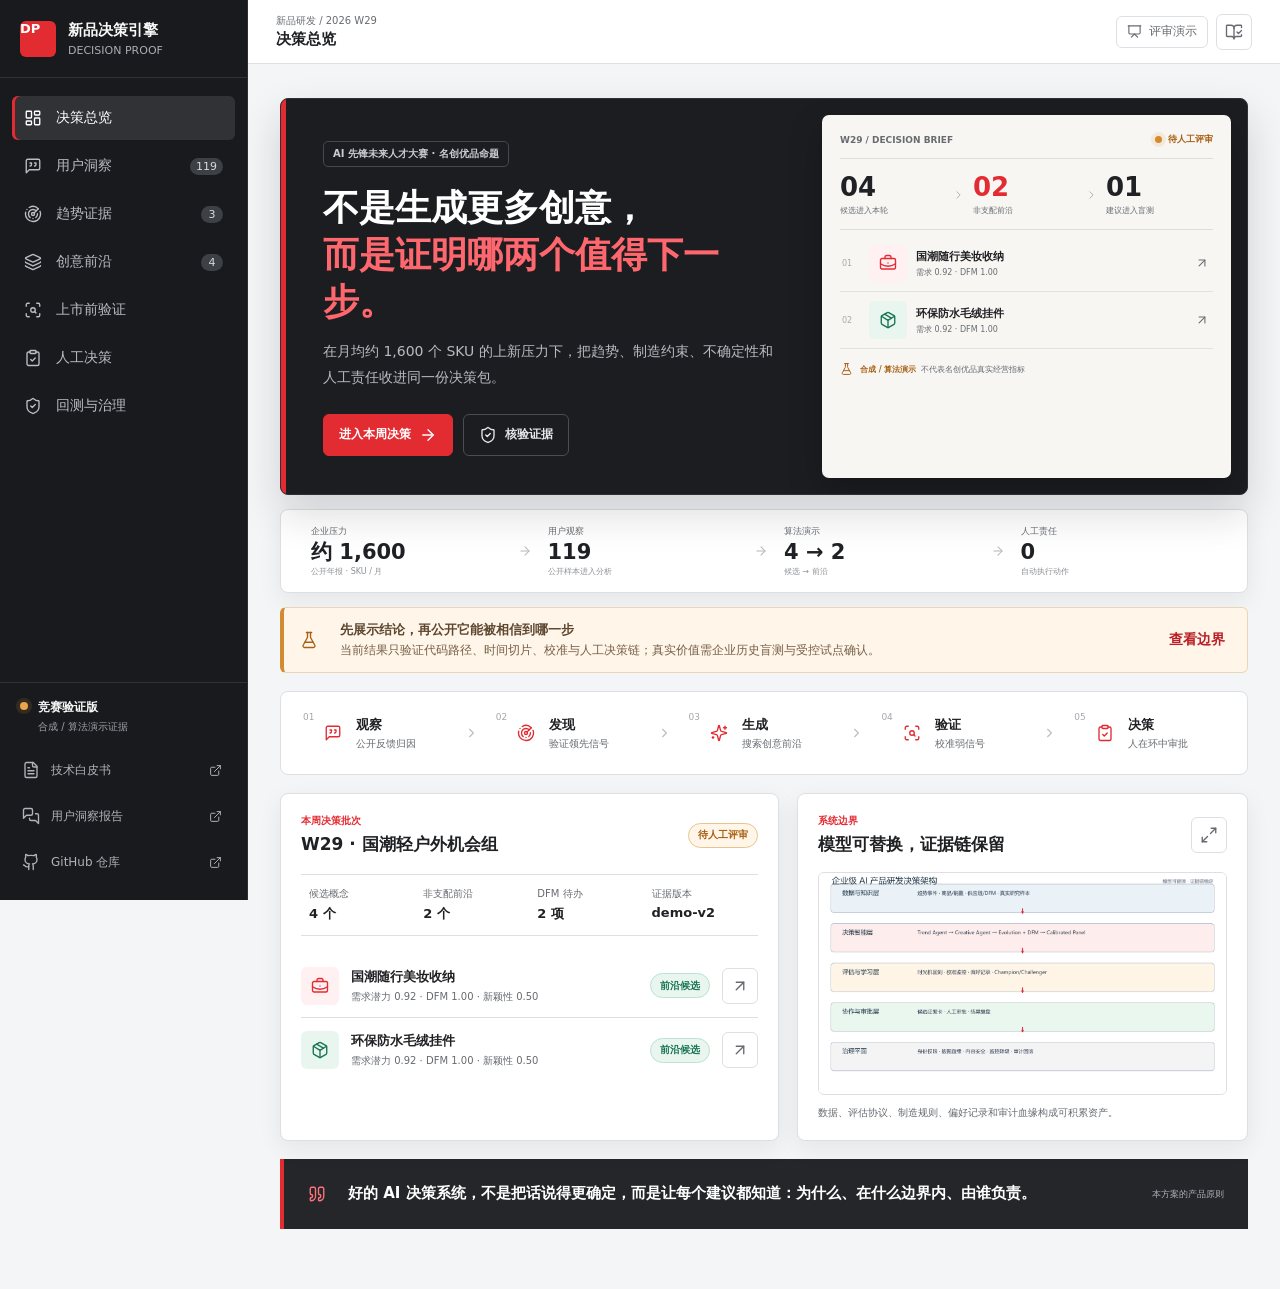
<file: site/index.html>
<!doctype html>
<html lang="zh-CN">
<head>
  <meta charset="utf-8">
  <meta name="viewport" content="width=device-width, initial-scale=1">
  <meta name="description" content="MINISO AI 新品研发决策引擎评审演示工作台">
  <meta name="theme-color" content="#f4f5f7">
  <title>MINISO AI 新品决策工作台</title>
  <link rel="stylesheet" href="styles.css">
</head>
<body>
  <a class="skip-link" href="#main-content">跳到主要内容</a>

  <div class="app-shell">
    <aside class="sidebar" id="sidebar" aria-label="主导航">
      <div class="brand">
        <span class="brand-mark" aria-hidden="true">DP</span>
        <div>
          <strong>新品决策引擎</strong>
          <span>Decision Proof</span>
        </div>
      </div>

      <nav class="side-nav">
        <button class="nav-item active" data-view="overview" type="button">
          <i data-lucide="layout-dashboard" aria-hidden="true"></i>
          <span>决策总览</span>
        </button>
        <button class="nav-item" data-view="insights" type="button">
          <i data-lucide="message-square-quote" aria-hidden="true"></i>
          <span>用户洞察</span>
          <span class="nav-count">119</span>
        </button>
        <button class="nav-item" data-view="trends" type="button">
          <i data-lucide="radar" aria-hidden="true"></i>
          <span>趋势证据</span>
          <span class="nav-count">3</span>
        </button>
        <button class="nav-item" data-view="candidates" type="button">
          <i data-lucide="layers-3" aria-hidden="true"></i>
          <span>创意前沿</span>
          <span class="nav-count">4</span>
        </button>
        <button class="nav-item" data-view="validation" type="button">
          <i data-lucide="scan-search" aria-hidden="true"></i>
          <span>上市前验证</span>
        </button>
        <button class="nav-item" data-view="decision" type="button">
          <i data-lucide="clipboard-check" aria-hidden="true"></i>
          <span>人工决策</span>
        </button>
        <button class="nav-item" data-view="evidence" type="button">
          <i data-lucide="shield-check" aria-hidden="true"></i>
          <span>回测与治理</span>
        </button>
      </nav>

      <div class="sidebar-bottom">
        <div class="evidence-status">
          <span class="status-dot" aria-hidden="true"></span>
          <div>
            <strong>竞赛验证版</strong>
            <span>合成 / 算法演示证据</span>
          </div>
        </div>
        <a class="sidebar-link" href="assets/AI产品开发引擎技术白皮书.pdf" target="_blank" rel="noreferrer">
          <i data-lucide="file-text" aria-hidden="true"></i>
          技术白皮书
          <i data-lucide="external-link" aria-hidden="true"></i>
        </a>
        <a class="sidebar-link" href="https://github.com/lifelonglearnerAdam/miniso-ai-decision-engine/blob/main/docs/00_%E7%94%A8%E6%88%B7%E7%9C%9F%E5%AE%9E%E5%8F%8D%E9%A6%88%E6%B4%9E%E5%AF%9F/report/miniso_user_insight_report_zh.md" target="_blank" rel="noreferrer">
          <i data-lucide="messages-square" aria-hidden="true"></i>
          用户洞察报告
          <i data-lucide="external-link" aria-hidden="true"></i>
        </a>
        <a class="sidebar-link" href="https://github.com/lifelonglearnerAdam/miniso-ai-decision-engine" target="_blank" rel="noreferrer">
          <i data-lucide="github" aria-hidden="true"></i>
          GitHub 仓库
          <i data-lucide="external-link" aria-hidden="true"></i>
        </a>
      </div>
    </aside>

    <button class="sidebar-scrim" id="sidebar-scrim" type="button" aria-label="关闭导航"></button>

    <main class="main" id="main-content">
      <header class="topbar">
        <div class="topbar-left">
          <button class="icon-button mobile-menu" id="mobile-menu" type="button" aria-label="打开导航" title="打开导航">
            <i data-lucide="menu" aria-hidden="true"></i>
          </button>
          <div>
            <span class="eyebrow">新品研发 / 2026 W29</span>
            <strong id="topbar-title">决策总览</strong>
          </div>
        </div>
        <div class="topbar-actions">
          <span class="mode-badge"><i data-lucide="presentation" aria-hidden="true"></i>评审演示</span>
          <button class="icon-button" id="source-button" type="button" aria-label="查看证据来源" title="查看证据来源">
            <i data-lucide="book-open-check" aria-hidden="true"></i>
          </button>
        </div>
      </header>

      <section class="view active" id="view-overview" data-title="决策总览">
        <section class="story-stage" aria-labelledby="story-title">
          <div class="story-copy">
            <span class="story-kicker">AI 先锋未来人才大赛 · 名创优品命题</span>
            <h1 id="story-title">不是生成更多创意，<br><em>而是证明哪两个值得下一步。</em></h1>
            <p>在月均约 1,600 个 SKU 的上新压力下，把趋势、制造约束、不确定性和人工责任收进同一份决策包。</p>
            <div class="story-actions">
              <button class="story-primary" data-jump="candidates" type="button">
                进入本周决策
                <i data-lucide="arrow-right" aria-hidden="true"></i>
              </button>
              <button class="story-secondary" data-jump="evidence" type="button">
                <i data-lucide="shield-check" aria-hidden="true"></i>
                核验证据
              </button>
            </div>
          </div>

          <div class="decision-brief" aria-label="本周决策结论">
            <div class="brief-topline">
              <span>W29 / DECISION BRIEF</span>
              <span class="brief-live"><i></i>待人工评审</span>
            </div>
            <div class="brief-funnel" aria-label="4 个候选收敛为 2 个前沿候选，再形成 1 个盲测建议">
              <div><strong>04</strong><span>候选进入本轮</span></div>
              <i data-lucide="chevron-right" aria-hidden="true"></i>
              <div class="highlight"><strong>02</strong><span>非支配前沿</span></div>
              <i data-lucide="chevron-right" aria-hidden="true"></i>
              <div><strong>01</strong><span>建议进入盲测</span></div>
            </div>
            <div class="brief-candidates">
              <button data-candidate="C-042" type="button">
                <span class="brief-index">01</span>
                <span class="brief-product red"><i data-lucide="briefcase-business" aria-hidden="true"></i></span>
                <span><strong>国潮随行美妆收纳</strong><small>需求 0.92 · DFM 1.00</small></span>
                <i data-lucide="arrow-up-right" aria-hidden="true"></i>
              </button>
              <button data-candidate="C-057" type="button">
                <span class="brief-index">02</span>
                <span class="brief-product green"><i data-lucide="package" aria-hidden="true"></i></span>
                <span><strong>环保防水毛绒挂件</strong><small>需求 0.92 · DFM 1.00</small></span>
                <i data-lucide="arrow-up-right" aria-hidden="true"></i>
              </button>
            </div>
            <div class="brief-boundary">
              <i data-lucide="flask-conical" aria-hidden="true"></i>
              <span><strong>合成 / 算法演示</strong>不代表名创优品真实经营指标</span>
            </div>
          </div>
        </section>

        <div class="story-sequence" aria-label="从企业压力到人工决策的故事线">
          <div><span>企业压力</span><strong>约 1,600</strong><small>公开年报 · SKU / 月</small></div>
          <i data-lucide="arrow-right" aria-hidden="true"></i>
          <div><span>用户观察</span><strong>119</strong><small>公开样本进入分析</small></div>
          <i data-lucide="arrow-right" aria-hidden="true"></i>
          <div><span>算法演示</span><strong>4 → 2</strong><small>候选 → 前沿</small></div>
          <i data-lucide="arrow-right" aria-hidden="true"></i>
          <div><span>人工责任</span><strong>0</strong><small>自动执行动作</small></div>
        </div>

        <div class="evidence-banner story-evidence" role="note">
          <i data-lucide="flask-conical" aria-hidden="true"></i>
          <div>
            <strong>先展示结论，再公开它能被相信到哪一步</strong>
            <span>当前结果只验证代码路径、时间切片、校准与人工决策链；真实价值需企业历史盲测与受控试点确认。</span>
          </div>
          <button class="text-button" data-jump="evidence" type="button">查看边界</button>
        </div>

        <div class="workflow" aria-label="决策流程">
          <button class="workflow-step" data-jump="insights" type="button">
            <span class="step-number">01</span>
            <i data-lucide="message-square-quote" aria-hidden="true"></i>
            <span><strong>观察</strong><small>公开反馈归因</small></span>
          </button>
          <i class="workflow-arrow" data-lucide="chevron-right" aria-hidden="true"></i>
          <button class="workflow-step" data-jump="trends" type="button">
            <span class="step-number">02</span>
            <i data-lucide="radar" aria-hidden="true"></i>
            <span><strong>发现</strong><small>验证领先信号</small></span>
          </button>
          <i class="workflow-arrow" data-lucide="chevron-right" aria-hidden="true"></i>
          <button class="workflow-step" data-jump="candidates" type="button">
            <span class="step-number">03</span>
            <i data-lucide="sparkles" aria-hidden="true"></i>
            <span><strong>生成</strong><small>搜索创意前沿</small></span>
          </button>
          <i class="workflow-arrow" data-lucide="chevron-right" aria-hidden="true"></i>
          <button class="workflow-step" data-jump="validation" type="button">
            <span class="step-number">04</span>
            <i data-lucide="scan-search" aria-hidden="true"></i>
            <span><strong>验证</strong><small>校准弱信号</small></span>
          </button>
          <i class="workflow-arrow" data-lucide="chevron-right" aria-hidden="true"></i>
          <button class="workflow-step" data-jump="decision" type="button">
            <span class="step-number">05</span>
            <i data-lucide="clipboard-check" aria-hidden="true"></i>
            <span><strong>决策</strong><small>人在环中审批</small></span>
          </button>
        </div>

        <div class="overview-grid">
          <section class="panel batch-panel">
            <div class="panel-heading">
              <div>
                <span class="panel-kicker">本周决策批次</span>
                <h2>W29 · 国潮轻户外机会组</h2>
              </div>
              <span class="state-pill review">待人工评审</span>
            </div>
            <dl class="batch-facts">
              <div><dt>候选概念</dt><dd>4 个</dd></div>
              <div><dt>非支配前沿</dt><dd>2 个</dd></div>
              <div><dt>DFM 待办</dt><dd>2 项</dd></div>
              <div><dt>证据版本</dt><dd>demo-v2</dd></div>
            </dl>
            <div class="decision-row">
              <div class="concept-thumb red"><i data-lucide="briefcase-business" aria-hidden="true"></i></div>
              <div class="decision-copy">
                <strong>国潮随行美妆收纳</strong>
                <span>需求潜力 0.92 · DFM 1.00 · 新颖性 0.50</span>
              </div>
              <span class="state-pill success">前沿候选</span>
              <button class="icon-button" data-candidate="C-042" type="button" aria-label="查看国潮随行美妆收纳" title="查看候选">
                <i data-lucide="arrow-up-right" aria-hidden="true"></i>
              </button>
            </div>
            <div class="decision-row">
              <div class="concept-thumb green"><i data-lucide="package" aria-hidden="true"></i></div>
              <div class="decision-copy">
                <strong>环保防水毛绒挂件</strong>
                <span>需求潜力 0.92 · DFM 1.00 · 新颖性 0.50</span>
              </div>
              <span class="state-pill success">前沿候选</span>
              <button class="icon-button" data-candidate="C-057" type="button" aria-label="查看环保防水毛绒挂件" title="查看候选">
                <i data-lucide="arrow-up-right" aria-hidden="true"></i>
              </button>
            </div>
          </section>

          <figure class="panel architecture-figure">
            <div class="panel-heading">
              <div>
                <span class="panel-kicker">系统边界</span>
                <h2>模型可替换，证据链保留</h2>
              </div>
              <button class="icon-button" id="expand-architecture" type="button" aria-label="放大架构图" title="放大架构图">
                <i data-lucide="maximize-2" aria-hidden="true"></i>
              </button>
            </div>
            <img src="assets/architecture.png" alt="企业级 AI 产品研发决策架构，包含数据、决策智能、评估学习、协作审批和治理五层">
            <figcaption>数据、评估协议、制造规则、偏好记录和审计血缘构成可积累资产。</figcaption>
          </figure>
        </div>

        <blockquote class="proof-statement">
          <i data-lucide="quote" aria-hidden="true"></i>
          <p>好的 AI 决策系统，不是把话说得更确定，而是让每个建议都知道：为什么、在什么边界内、由谁负责。</p>
          <footer>本方案的产品原则</footer>
        </blockquote>
      </section>

      <section class="view" id="view-insights" data-title="用户洞察">
        <div class="view-heading compact">
          <div>
            <span class="section-kicker">01 / LISTEN</span>
            <h1>先把用户说的，变成产品机会</h1>
            <p>从公开可回溯样本中提取任务、角色、价格、质量与可获得性线索，为后续趋势验证和候选筛选提供问题上下文。</p>
          </div>
          <span class="evidence-chip voc-chip"><i data-lucide="messages-square" aria-hidden="true"></i>公开样本观察</span>
        </div>

        <div class="evidence-banner voc-banner" role="note">
          <i data-lucide="database" aria-hidden="true"></i>
          <div>
            <strong>这是真实公开反馈的聚合观察，不是消费者总体统计</strong>
            <span>124 条公开样本 · 119 条进入分析 · 目的性采样 · 不估计总体满意度，也不与合成回测指标相加。</span>
          </div>
          <a class="text-button" href="https://github.com/lifelonglearnerAdam/miniso-ai-decision-engine/blob/main/docs/00_%E7%94%A8%E6%88%B7%E7%9C%9F%E5%AE%9E%E5%8F%8D%E9%A6%88%E6%B4%9E%E5%AF%9F/DATA_ETHICS.md" target="_blank" rel="noreferrer">查看伦理边界</a>
        </div>

        <div class="metric-strip voc-metrics" id="voc-metrics" aria-label="公开样本概览"></div>

        <div class="voc-hero-grid">
          <section class="panel voc-thesis">
            <div class="panel-heading">
              <div>
                <span class="panel-kicker">结论先行</span>
                <h2>“可爱且值”要同时完成五件事</h2>
              </div>
              <span class="state-pill success">A/B 级证据为主</span>
            </div>
            <div class="voc-formula" aria-label="角色吸引力乘以可负担情绪价值、可使用功能价值、可获得性和信任保障">
              <span>角色吸引力</span><i>×</i><span>可负担</span><i>×</i><span>可使用</span><i>×</i><span>可获得</span><i>×</i><span>可信任</span>
            </div>
            <p>公开样本的共同信号是：IP 负责让人停下来，任务完成度、价格、质量、库存和售后决定是否购买、复购与推荐。</p>
            <div class="voc-thesis-actions">
              <a class="text-link" href="https://github.com/lifelonglearnerAdam/miniso-ai-decision-engine/blob/main/docs/00_%E7%94%A8%E6%88%B7%E7%9C%9F%E5%AE%9E%E5%8F%8D%E9%A6%88%E6%B4%9E%E5%AF%9F/report/miniso_user_insight_report_zh.md" target="_blank" rel="noreferrer">阅读完整研究报告 <i data-lucide="external-link" aria-hidden="true"></i></a>
              <span class="micro-note">采集日期 2026-07-18 · 主题归纳，不展示个人身份</span>
            </div>
          </section>
          <section class="panel voc-path-panel">
            <div class="panel-heading">
              <div>
                <span class="panel-kicker">从观察到动作</span>
                <h2>下一步进入哪个决策字段</h2>
              </div>
            </div>
            <div class="voc-path">
              <div><span>用户原话主题</span><strong>任务 / 角色 / 价格</strong></div>
              <i data-lucide="arrow-down" aria-hidden="true"></i>
              <div><span>结构化字段</span><strong>场景 · 品类 · 风险</strong></div>
              <i data-lucide="arrow-down" aria-hidden="true"></i>
              <div><span>交给算法验证</span><strong>趋势 · 候选 · DFM</strong></div>
            </div>
          </section>
        </div>

        <div class="voc-layout">
          <section class="panel voc-theme-panel">
            <div class="panel-heading">
              <div>
                <span class="panel-kicker">样本主题密度</span>
                <h2>点击一个主题，看它如何变成产品动作</h2>
              </div>
              <span class="state-pill neutral">进入分析 119 条</span>
            </div>
            <div class="voc-theme-list" id="voc-theme-list" aria-label="公开反馈主题列表"></div>
          </section>
          <section class="panel voc-detail" id="voc-theme-detail" aria-live="polite"></section>
        </div>

        <section class="panel voc-mapping-panel">
          <div class="panel-heading">
            <div>
              <span class="panel-kicker">评委可复核的转译</span>
              <h2>公开观察如何进入决策链</h2>
            </div>
            <span class="state-pill review">不替代企业数据</span>
          </div>
          <div class="table-wrap">
            <table class="data-table voc-mapping-table">
              <thead><tr><th scope="col">公开观察</th><th scope="col">产品问题</th><th scope="col">引擎动作</th><th scope="col">企业验收</th></tr></thead>
              <tbody>
                <tr><td>高频使用与复购价值</td><td>能否一句话说清任务和效果？</td><td>建立任务词典，进入需求特征</td><td>复购、退货与真实销量盲测</td></tr>
                <tr><td>角色级 IP 偏好</td><td>同一系列是否被平均对待？</td><td>按角色 × 品类 × 门店 × 时间切分</td><td>按 SKU 族和区域回放验证</td></tr>
                <tr><td>促销与价格敏感</td><td>优惠带来转化还是规则摩擦？</td><td>把门槛、会员和履约列为风险</td><td>试点转化、投诉和售后成本</td></tr>
                <tr><td>质量、真伪与售后</td><td>信任风险会否吞噬情绪价值？</td><td>DFM / 合规 / 售后前置闸口</td><td>质量缺陷率、换货与内容审核</td></tr>
              </tbody>
            </table>
          </div>
        </section>

        <div class="flow-footer">
          <span><i data-lucide="check-circle-2" aria-hidden="true"></i>用户问题已转译为待验证字段</span>
          <button class="secondary-button" data-jump="trends" type="button">进入趋势证据 <i data-lucide="arrow-right" aria-hidden="true"></i></button>
        </div>
      </section>

      <section class="view" id="view-trends" data-title="趋势证据">
        <div class="view-heading compact">
          <div>
            <span class="section-kicker">02 / DISCOVER</span>
            <h1>先证明信号领先，再谈趋势</h1>
            <p>统一事件时间与入库时间，检验滞后方向和预测领先性，未通过的信号不进入创意阶段。</p>
          </div>
          <span class="evidence-chip"><i data-lucide="flask-conical" aria-hidden="true"></i>合成信号演示</span>
        </div>

        <div class="trend-layout">
          <div class="signal-list" id="signal-list" aria-label="趋势信号列表"></div>
          <section class="panel signal-detail" id="signal-detail" aria-live="polite"></section>
        </div>
        <div class="flow-footer">
          <span><i data-lucide="check-circle-2" aria-hidden="true"></i>领先性门槛已完成</span>
          <button class="secondary-button" data-jump="candidates" type="button">进入创意前沿 <i data-lucide="arrow-right" aria-hidden="true"></i></button>
        </div>
      </section>

      <section class="view" id="view-candidates" data-title="创意前沿">
        <div class="view-heading compact">
          <div>
            <span class="section-kicker">03 / GENERATE</span>
            <h1>比较权衡点，不迷信综合分</h1>
            <p>需求潜力、可制造性与新颖性同时保留，产品经理从非支配前沿选择，而不是让模型代替业务判断。</p>
          </div>
          <div class="segmented-control" role="group" aria-label="候选筛选">
            <button class="active" data-filter="all" type="button">全部</button>
            <button data-filter="pareto" type="button">前沿</button>
            <button data-filter="risk" type="button">有风险</button>
          </div>
        </div>

        <section class="panel candidate-table-panel">
          <div class="table-toolbar">
            <div>
              <strong>候选概念</strong>
              <span id="candidate-count">4 个候选 · 2 个非支配解</span>
            </div>
            <div class="table-legend">
              <span><i class="legend-dot demand"></i>需求</span>
              <span><i class="legend-dot dfm"></i>DFM</span>
              <span><i class="legend-dot novelty"></i>新颖性</span>
            </div>
          </div>
          <div class="table-wrap">
            <table class="data-table">
              <thead>
                <tr>
                  <th scope="col">比较</th>
                  <th scope="col">概念</th>
                  <th scope="col">需求潜力</th>
                  <th scope="col">可制造性</th>
                  <th scope="col">新颖性</th>
                  <th scope="col">状态</th>
                  <th scope="col"><span class="sr-only">操作</span></th>
                </tr>
              </thead>
              <tbody id="candidate-table-body"></tbody>
            </table>
          </div>
        </section>

        <section class="panel candidate-detail" id="candidate-detail" aria-live="polite"></section>

        <div class="compare-bar" id="compare-bar" aria-live="polite">
          <span><strong id="compare-count">0</strong> / 2 个候选</span>
          <div id="compare-items"></div>
          <button class="secondary-button" id="compare-button" type="button" disabled>
            <i data-lucide="columns-2" aria-hidden="true"></i>
            对比权衡
          </button>
        </div>
        <div class="flow-footer">
          <span><i data-lucide="check-circle-2" aria-hidden="true"></i>候选权衡已准备</span>
          <button class="secondary-button" data-jump="validation" type="button">查看上市前验证 <i data-lucide="arrow-right" aria-hidden="true"></i></button>
        </div>
      </section>

      <section class="view" id="view-validation" data-title="上市前验证">
        <div class="view-heading compact">
          <div>
            <span class="section-kicker">04 / VALIDATE</span>
            <h1>给出区间，而不是伪精确概率</h1>
            <p>虚拟面板只提供待校准的弱信号；真实观察负责锚定，独立留出数据负责区间覆盖。</p>
          </div>
          <label class="candidate-select">
            <span>当前候选</span>
            <select id="validation-candidate" aria-label="选择验证候选"></select>
          </label>
        </div>

        <div class="validation-grid">
          <section class="panel validation-summary" id="validation-summary"></section>
          <section class="panel segment-panel">
            <div class="panel-heading">
              <div>
                <span class="panel-kicker">分群弱信号</span>
                <h2>不同人群的区间分布</h2>
              </div>
              <span class="state-pill neutral">非购买概率</span>
            </div>
            <div id="segment-list" class="segment-list"></div>
          </section>
        </div>

        <section class="panel calibration-panel">
          <div class="panel-heading">
            <div>
              <span class="panel-kicker">校准健康度</span>
              <h2>独立留出集诊断</h2>
            </div>
            <a class="text-link" href="https://github.com/lifelonglearnerAdam/miniso-ai-decision-engine/blob/main/src/panel/calibration.py" target="_blank" rel="noreferrer">查看实现 <i data-lucide="external-link" aria-hidden="true"></i></a>
          </div>
          <div class="calibration-metrics">
            <div><span>加权 ECE</span><strong>0.016</strong><small>越接近 0 越好</small></div>
            <div><span>区间覆盖率</span><strong>91.9%</strong><small>目标覆盖 90%</small></div>
            <div><span>锚定样本</span><strong>180</strong><small>合成演示</small></div>
            <div><span>保形留出</span><strong>60</strong><small>未参与锚定拟合</small></div>
          </div>
        </section>
        <div class="flow-footer">
          <span><i data-lucide="check-circle-2" aria-hidden="true"></i>区间与校准诊断已展示</span>
          <button class="secondary-button" data-jump="decision" type="button">进入人工决策 <i data-lucide="arrow-right" aria-hidden="true"></i></button>
        </div>
      </section>

      <section class="view" id="view-decision" data-title="人工决策">
        <div class="view-heading compact">
          <div>
            <span class="section-kicker">05 / DECIDE</span>
            <h1>AI 提供证据包，人对动作负责</h1>
            <p>演示决策不会触发采购、打样、定价或上架；每次选择都记录理由、证据版本和责任边界。</p>
          </div>
          <span class="state-pill review">HITL 闸口</span>
        </div>

        <div class="decision-grid">
          <section class="panel decision-package" id="decision-package"></section>
          <section class="panel audit-panel">
            <div class="panel-heading">
              <div>
                <span class="panel-kicker">审计血缘</span>
                <h2>最近决策记录</h2>
              </div>
              <button class="icon-button" id="clear-session" type="button" aria-label="清除本次演示记录" title="清除本次演示记录">
                <i data-lucide="rotate-ccw" aria-hidden="true"></i>
              </button>
            </div>
            <ol class="audit-list" id="audit-list"></ol>
          </section>
        </div>
        <div class="flow-footer">
          <span><i data-lucide="check-circle-2" aria-hidden="true"></i>动作、理由与责任已记录</span>
          <button class="secondary-button" data-jump="evidence" type="button">查看回测证据 <i data-lucide="arrow-right" aria-hidden="true"></i></button>
        </div>
      </section>

      <section class="view" id="view-evidence" data-title="回测与治理">
        <div class="view-heading compact">
          <div>
            <span class="section-kicker">06 / PROVE</span>
            <h1>让评委看见证据等级与验证边界</h1>
            <p>实现、合成演示与企业待验证严格分层；失败窗口、受保护字段和协议参数均保留。</p>
          </div>
          <a class="secondary-button" href="assets/metrics.json" download>
            <i data-lucide="download" aria-hidden="true"></i>
            下载机器证据
          </a>
        </div>

        <div class="evidence-levels">
          <section class="evidence-level implemented">
            <div class="level-icon"><i data-lucide="badge-check" aria-hidden="true"></i></div>
            <span>01</span>
            <h2>已实现</h2>
            <p>代码存在、可运行、有自动化测试。</p>
            <strong>回测切片 · 校准 · DFM · 非支配前沿</strong>
          </section>
          <section class="evidence-level synthetic">
            <div class="level-icon"><i data-lucide="flask-conical" aria-hidden="true"></i></div>
            <span>02</span>
            <h2>合成演示</h2>
            <p>固定生成器验证端到端逻辑和防泄漏。</p>
            <strong>JSON · CSV · PNG · 逐窗口审计</strong>
          </section>
          <section class="evidence-level enterprise">
            <div class="level-icon"><i data-lucide="building-2" aria-hidden="true"></i></div>
            <span>03</span>
            <h2>企业待验证</h2>
            <p>必须使用真实历史数据或受控试点回答。</p>
            <strong>命中率提升 · 周期缩短 · 成本 · ROI</strong>
          </section>
        </div>

        <section class="panel backtest-panel">
          <div class="panel-heading">
            <div>
              <span class="panel-kicker">时光机回测</span>
              <h2>15 个滚动窗口均保留</h2>
            </div>
            <div class="backtest-actions">
              <a class="text-link" href="assets/backtest_summary.csv" download>CSV <i data-lucide="download" aria-hidden="true"></i></a>
              <a class="text-link" href="assets/metrics.json" target="_blank">JSON <i data-lucide="external-link" aria-hidden="true"></i></a>
            </div>
          </div>
          <div class="backtest-summary">
            <div class="metric-comparison">
              <span>Precision@20</span>
              <div class="comparison-row"><small>随机排序</small><div class="bar-track"><i style="width: 25%"></i></div><strong>0.250</strong></div>
              <div class="comparison-row"><small>历史品类率</small><div class="bar-track"><i style="width: 31.7%"></i></div><strong>0.317</strong></div>
              <div class="comparison-row model"><small>表格模型</small><div class="bar-track"><i style="width: 49%"></i></div><strong>0.490</strong></div>
              <span class="comparison-note">仅证明合成生成器中的可学习关系被识别</span>
            </div>
            <dl class="protocol-list">
              <div><dt>训练窗</dt><dd>180 天</dd></div>
              <div><dt>隔离窗</dt><dd>14 天</dd></div>
              <div><dt>预测窗</dt><dd>90 天</dd></div>
              <div><dt>滚动步长</dt><dd>30 天</dd></div>
              <div><dt>受保护列</dt><dd>3 个</dd></div>
              <div><dt>固定种子</dt><dd>2026</dd></div>
            </dl>
          </div>
          <button class="chart-button" id="chart-button" type="button" aria-label="放大回测图">
            <img src="assets/backtest_metrics.png" alt="15 个滚动窗口下随机排序、历史品类率和表格模型的 Precision、Recall、Lift 和 NDCG 对比图">
            <span><i data-lucide="maximize-2" aria-hidden="true"></i>放大查看逐窗口结果</span>
          </button>
        </section>

        <section class="panel pilot-panel">
          <div class="panel-heading">
            <div>
              <span class="panel-kicker">企业联合验证</span>
              <h2>从历史证据到受控试点</h2>
            </div>
          </div>
          <div class="pilot-steps">
            <div><span>01</span><strong>历史盲测</strong><small>冻结标签、基线与盲测期，不连接生产系统</small></div>
            <i data-lucide="arrow-right" aria-hidden="true"></i>
            <div><span>02</span><strong>影子运行</strong><small>定期生成候选和证据包，仅供产品经理对照</small></div>
            <i data-lucide="arrow-right" aria-hidden="true"></i>
            <div><span>03</span><strong>受控试点</strong><small>限定品类与区域，审批后执行并支持回滚</small></div>
          </div>
        </section>
        <div class="flow-footer evidence-footer">
          <span><i data-lucide="flag" aria-hidden="true"></i>评审路径完成</span>
          <button class="secondary-button" data-jump="overview" type="button">回到决策总览 <i data-lucide="arrow-up-right" aria-hidden="true"></i></button>
        </div>
      </section>
    </main>
  </div>

  <dialog class="source-dialog" id="source-dialog">
    <div class="dialog-heading">
      <div>
        <span class="panel-kicker">证据来源</span>
        <h2>公开事实与演示证据</h2>
      </div>
      <button class="icon-button" data-close-dialog type="button" aria-label="关闭" title="关闭">
        <i data-lucide="x" aria-hidden="true"></i>
      </button>
    </div>
    <div class="source-list">
      <a href="https://activity.feishu.cn/future-talent" target="_blank" rel="noreferrer">
        <i data-lucide="trophy" aria-hidden="true"></i>
        <span><strong>赛事官方命题</strong><small>AI 先锋未来人才大赛 · 名创优品研发创新命题</small></span>
        <i data-lucide="external-link" aria-hidden="true"></i>
      </a>
      <a href="https://ir.miniso.com/image/Annual+Report+2025+US.pdf" target="_blank" rel="noreferrer">
        <i data-lucide="landmark" aria-hidden="true"></i>
        <span><strong>MINISO 2025 年报</strong><small>月均约 1,600 个 SKU 与创新风险披露</small></span>
        <i data-lucide="external-link" aria-hidden="true"></i>
      </a>
      <a href="https://www.feishu.cn/customers/miniso_ai_case#/" target="_blank" rel="noreferrer">
        <i data-lucide="workflow" aria-hidden="true"></i>
        <span><strong>名创优品 AI 实战案例</strong><small>飞书官方披露的智慧巡店流程与协作方式</small></span>
        <i data-lucide="external-link" aria-hidden="true"></i>
      </a>
      <a href="https://www.feishu.cn/customers/PROYA_ai_case#/" target="_blank" rel="noreferrer">
        <i data-lucide="microscope" aria-hidden="true"></i>
        <span><strong>消费企业新品研发案例</strong><small>飞书官方披露的珀莱雅 AI 消费者洞察实践</small></span>
        <i data-lucide="external-link" aria-hidden="true"></i>
      </a>
      <a href="https://cy.ncss.cn/information/2c93f4c696aa01a10196eca57202006a" target="_blank" rel="noreferrer">
        <i data-lucide="scale" aria-hidden="true"></i>
        <span><strong>中国国际大学生创新大赛评审规则</strong><small>企业命题组：需求匹配、实现成效、项目分析与团队协作</small></span>
        <i data-lucide="external-link" aria-hidden="true"></i>
      </a>
      <a href="https://www.tiaozhanbei.net/" target="_blank" rel="noreferrer">
        <i data-lucide="trophy" aria-hidden="true"></i>
        <span><strong>挑战杯官方项目库</strong><small>信息技术、人工智能驱动与产业落地的公开参考口径</small></span>
        <i data-lucide="external-link" aria-hidden="true"></i>
      </a>
      <a href="https://github.com/lifelonglearnerAdam/miniso-ai-decision-engine/blob/main/docs/00_%E7%94%A8%E6%88%B7%E7%9C%9F%E5%AE%9E%E5%8F%8D%E9%A6%88%E6%B4%9E%E5%AF%9F/report/miniso_user_insight_report_zh.md" target="_blank" rel="noreferrer">
        <i data-lucide="messages-square" aria-hidden="true"></i>
        <span><strong>公开用户洞察研究</strong><small>124 条样本、119 条进入分析、采样与伦理限制</small></span>
        <i data-lucide="external-link" aria-hidden="true"></i>
      </a>
      <a href="assets/metrics.json" target="_blank">
        <i data-lucide="braces" aria-hidden="true"></i>
        <span><strong>机器可读回测证据</strong><small>协议、受保护字段、逐窗口指标与证据等级</small></span>
        <i data-lucide="external-link" aria-hidden="true"></i>
      </a>
      <a href="assets/AI产品开发引擎技术白皮书.pdf" target="_blank">
        <i data-lucide="file-text" aria-hidden="true"></i>
        <span><strong>技术白皮书</strong><small>架构、算法、数据、治理与企业试点设计</small></span>
        <i data-lucide="external-link" aria-hidden="true"></i>
      </a>
    </div>
  </dialog>

  <dialog class="image-dialog" id="image-dialog">
    <button class="icon-button image-close" data-close-dialog type="button" aria-label="关闭大图" title="关闭">
      <i data-lucide="x" aria-hidden="true"></i>
    </button>
    <img id="dialog-image" alt="">
  </dialog>

  <div class="toast" id="toast" role="status" aria-live="polite">
    <i data-lucide="circle-check" aria-hidden="true"></i>
    <span id="toast-text"></span>
  </div>

  <script src="vendor/lucide.min.js"></script>
  <script src="data.js"></script>
  <script src="app.js"></script>
</body>
</html>
</file>
<file: site/styles.css>
:root {
  color-scheme: light;
  --bg: #f4f5f7;
  --surface: #ffffff;
  --surface-muted: #f8f8f7;
  --text: #202124;
  --text-muted: #676b70;
  --line: #dedfe2;
  --line-strong: #c8cacf;
  --red: #e32b32;
  --red-dark: #b91f27;
  --red-soft: #fff0f1;
  --green: #187454;
  --green-soft: #e9f6f0;
  --amber: #a96012;
  --amber-soft: #fff5e8;
  --blue: #315f91;
  --blue-soft: #edf3f9;
  --purple: #705084;
  --shadow: 0 8px 24px rgba(30, 32, 35, 0.07);
  --sidebar-width: 248px;
}

* {
  box-sizing: border-box;
}

html {
  scroll-behavior: smooth;
}

body {
  margin: 0;
  min-width: 320px;
  min-height: 100vh;
  background: var(--bg);
  color: var(--text);
  font-family: Inter, "PingFang SC", "Microsoft YaHei", system-ui, -apple-system, BlinkMacSystemFont, "Segoe UI", sans-serif;
  font-size: 14px;
  letter-spacing: 0;
}

button,
select,
textarea,
input {
  color: inherit;
  font: inherit;
  letter-spacing: 0;
}

button,
a {
  -webkit-tap-highlight-color: transparent;
}

button:focus-visible,
a:focus-visible,
select:focus-visible,
textarea:focus-visible,
input:focus-visible {
  outline: 3px solid rgba(49, 95, 145, 0.28);
  outline-offset: 2px;
}

img {
  display: block;
  max-width: 100%;
}

svg {
  width: 18px;
  height: 18px;
  flex: 0 0 auto;
}

.sr-only {
  position: absolute;
  width: 1px;
  height: 1px;
  padding: 0;
  margin: -1px;
  overflow: hidden;
  clip: rect(0, 0, 0, 0);
  white-space: nowrap;
  border: 0;
}

.skip-link {
  position: fixed;
  z-index: 1000;
  top: 8px;
  left: 8px;
  padding: 10px 14px;
  background: var(--surface);
  color: var(--text);
  border: 1px solid var(--line-strong);
  border-radius: 6px;
  transform: translateY(-160%);
}

.skip-link:focus {
  transform: translateY(0);
}

.app-shell {
  min-height: 100vh;
}

.sidebar {
  position: fixed;
  inset: 0 auto 0 0;
  z-index: 40;
  width: var(--sidebar-width);
  display: flex;
  flex-direction: column;
  background: #191a1d;
  color: #f8f8f8;
  border-right: 1px solid #2d2f33;
}

.brand {
  display: flex;
  align-items: center;
  gap: 12px;
  min-height: 78px;
  padding: 0 20px;
  border-bottom: 1px solid #303237;
}

.brand-mark {
  display: grid;
  width: 36px;
  height: 36px;
  place-items: center;
  background: var(--red);
  border-radius: 6px;
  color: #ffffff;
  font-size: 13px;
  font-weight: 800;
}

.brand div {
  min-width: 0;
}

.brand strong,
.brand span {
  display: block;
}

.brand strong {
  font-size: 15px;
  line-height: 1.45;
}

.brand div span {
  margin-top: 2px;
  color: #a9adb4;
  font-size: 11px;
  text-transform: uppercase;
}

.side-nav {
  display: grid;
  gap: 4px;
  padding: 18px 12px;
}

.nav-item {
  display: grid;
  grid-template-columns: 22px 1fr auto;
  align-items: center;
  gap: 10px;
  min-height: 44px;
  padding: 0 12px;
  border: 0;
  border-radius: 6px;
  background: transparent;
  color: #b9bdc4;
  text-align: left;
  cursor: pointer;
  transition: background 160ms ease, color 160ms ease;
}

.nav-item:hover {
  background: #25272b;
  color: #ffffff;
}

.nav-item.active {
  background: #303236;
  color: #ffffff;
  box-shadow: inset 3px 0 0 var(--red);
}

.nav-count {
  min-width: 22px;
  padding: 2px 6px;
  border-radius: 999px;
  background: #3d4045;
  color: #d8dadd;
  font-size: 11px;
  text-align: center;
}

.sidebar-bottom {
  display: grid;
  gap: 6px;
  margin-top: auto;
  padding: 16px 12px 18px;
  border-top: 1px solid #303237;
}

.evidence-status {
  display: flex;
  align-items: flex-start;
  gap: 10px;
  margin: 0 8px 10px;
}

.status-dot {
  width: 8px;
  height: 8px;
  margin-top: 5px;
  border-radius: 50%;
  background: #e8a549;
  box-shadow: 0 0 0 4px rgba(232, 165, 73, 0.12);
}

.evidence-status strong,
.evidence-status span {
  display: block;
}

.evidence-status strong {
  font-size: 12px;
}

.evidence-status span {
  margin-top: 3px;
  color: #9fa3aa;
  font-size: 10px;
  line-height: 1.5;
}

.sidebar-link {
  display: grid;
  grid-template-columns: 20px 1fr 16px;
  align-items: center;
  gap: 9px;
  min-height: 40px;
  padding: 0 10px;
  border-radius: 6px;
  color: #afb3ba;
  font-size: 12px;
  text-decoration: none;
}

.sidebar-link:hover {
  background: #25272b;
  color: #ffffff;
}

.sidebar-link svg:last-child {
  width: 13px;
  height: 13px;
}

.sidebar-scrim {
  display: none;
}

.main {
  min-height: 100vh;
  margin-left: var(--sidebar-width);
}

.topbar {
  position: sticky;
  z-index: 25;
  top: 0;
  display: flex;
  align-items: center;
  justify-content: space-between;
  min-height: 64px;
  padding: 0 28px;
  background: rgba(255, 255, 255, 0.94);
  border-bottom: 1px solid var(--line);
  backdrop-filter: blur(12px);
}

.topbar-left,
.topbar-actions {
  display: flex;
  align-items: center;
}

.topbar-left {
  gap: 12px;
}

.topbar-left strong,
.topbar-left span {
  display: block;
}

.topbar-left strong {
  margin-top: 2px;
  font-size: 15px;
}

.eyebrow {
  color: var(--text-muted);
  font-size: 10px;
  text-transform: uppercase;
}

.topbar-actions {
  gap: 8px;
}

.mode-badge,
.evidence-chip {
  display: inline-flex;
  align-items: center;
  gap: 7px;
  min-height: 32px;
  padding: 0 10px;
  border: 1px solid var(--line);
  border-radius: 6px;
  background: var(--surface);
  color: var(--text-muted);
  font-size: 12px;
  white-space: nowrap;
}

.mode-badge svg,
.evidence-chip svg {
  width: 15px;
  height: 15px;
}

.evidence-chip {
  border-color: #edd2af;
  background: var(--amber-soft);
  color: var(--amber);
}

.icon-button {
  display: inline-grid;
  width: 36px;
  height: 36px;
  place-items: center;
  padding: 0;
  border: 1px solid var(--line);
  border-radius: 6px;
  background: var(--surface);
  color: var(--text-muted);
  cursor: pointer;
  transition: border-color 160ms ease, background 160ms ease, color 160ms ease;
}

.icon-button:hover {
  border-color: var(--line-strong);
  background: var(--surface-muted);
  color: var(--text);
}

.mobile-menu {
  display: none;
}

.view {
  display: none;
  width: min(1440px, 100%);
  margin: 0 auto;
  padding: 34px 32px 60px;
}

.view.active {
  display: block;
  animation: view-in 220ms ease;
}

@keyframes view-in {
  from { opacity: 0; transform: translateY(4px); }
  to { opacity: 1; transform: translateY(0); }
}

.view-heading {
  display: flex;
  align-items: flex-end;
  justify-content: space-between;
  gap: 32px;
  margin-bottom: 24px;
}

.view-heading.compact {
  align-items: center;
}

.view-heading h1 {
  max-width: 900px;
  margin: 6px 0 8px;
  font-size: 30px;
  line-height: 1.25;
}

.overview-heading h1 {
  max-width: 820px;
  font-size: 36px;
}

.view-heading p {
  max-width: 850px;
  margin: 0;
  color: var(--text-muted);
  line-height: 1.75;
}

.story-stage {
  position: relative;
  display: grid;
  grid-template-columns: minmax(0, 1.12fr) minmax(420px, 0.88fr);
  min-height: 354px;
  margin-bottom: 14px;
  overflow: hidden;
  border: 1px solid #2e3034;
  border-radius: 8px;
  background: #1c1d20;
  color: #ffffff;
  box-shadow: 0 18px 42px rgba(25, 27, 30, 0.16);
}

.story-stage::before {
  content: "";
  position: absolute;
  inset: 0 auto 0 0;
  width: 5px;
  background: var(--red);
}

.story-copy {
  position: relative;
  z-index: 1;
  align-self: center;
  padding: 42px 36px 38px 42px;
}

.story-kicker {
  display: inline-flex;
  align-items: center;
  min-height: 26px;
  padding: 0 9px;
  border: 1px solid #45484e;
  border-radius: 5px;
  color: #c9ccd2;
  font-size: 10px;
  font-weight: 700;
}

.story-copy h1 {
  max-width: 760px;
  margin: 18px 0 14px;
  font-size: 36px;
  line-height: 1.3;
}

.story-copy h1 em {
  color: #ff676e;
  font-style: normal;
}

.story-copy p {
  max-width: 650px;
  margin: 0;
  color: #b8bbc2;
  font-size: 14px;
  line-height: 1.8;
}

.story-actions {
  display: flex;
  flex-wrap: wrap;
  gap: 10px;
  margin-top: 24px;
}

.story-primary,
.story-secondary {
  display: inline-flex;
  align-items: center;
  justify-content: center;
  gap: 8px;
  min-height: 42px;
  padding: 0 15px;
  border-radius: 6px;
  font-size: 12px;
  font-weight: 700;
  cursor: pointer;
}

.story-primary {
  border: 1px solid var(--red);
  background: var(--red);
  color: #ffffff;
}

.story-primary:hover {
  border-color: #f0474f;
  background: #f0474f;
}

.story-secondary {
  border: 1px solid #4a4d53;
  background: transparent;
  color: #e6e7e9;
}

.story-secondary:hover {
  border-color: #6a6e75;
  background: #27292d;
}

.decision-brief {
  position: relative;
  z-index: 1;
  align-self: stretch;
  margin: 16px 16px 16px 0;
  padding: 18px;
  border-radius: 7px;
  background: #f7f6f3;
  color: var(--text);
  box-shadow: 0 14px 34px rgba(0, 0, 0, 0.22);
}

.brief-topline,
.brief-live,
.brief-boundary {
  display: flex;
  align-items: center;
}

.brief-topline {
  justify-content: space-between;
  gap: 12px;
  padding-bottom: 12px;
  border-bottom: 1px solid #deddd9;
  color: var(--text-muted);
  font-size: 9px;
  font-weight: 700;
}

.brief-live {
  gap: 6px;
  color: var(--amber);
}

.brief-live i {
  width: 7px;
  height: 7px;
  border-radius: 50%;
  background: #d58a2c;
  box-shadow: 0 0 0 4px rgba(213, 138, 44, 0.12);
}

.brief-funnel {
  display: grid;
  grid-template-columns: 1fr 16px 1fr 16px 1fr;
  align-items: center;
  gap: 5px;
  padding: 15px 0 13px;
  border-bottom: 1px solid #deddd9;
}

.brief-funnel > div {
  min-width: 0;
}

.brief-funnel strong,
.brief-funnel span {
  display: block;
}

.brief-funnel strong {
  font-size: 26px;
  line-height: 1;
}

.brief-funnel span {
  margin-top: 5px;
  color: var(--text-muted);
  font-size: 8px;
  line-height: 1.4;
}

.brief-funnel .highlight strong {
  color: var(--red);
}

.brief-funnel > svg {
  width: 13px;
  color: #afb1b4;
}

.brief-candidates {
  display: grid;
  gap: 0;
  margin-top: 5px;
}

.brief-candidates button {
  display: grid;
  grid-template-columns: 18px 38px minmax(0, 1fr) 16px;
  align-items: center;
  gap: 9px;
  min-height: 57px;
  padding: 6px 2px;
  border: 0;
  border-bottom: 1px solid #e2e1de;
  background: transparent;
  text-align: left;
  cursor: pointer;
}

.brief-candidates button:hover {
  background: #efeeea;
}

.brief-candidates button > svg {
  width: 14px;
  color: var(--text-muted);
}

.brief-index {
  color: #a6a8ac;
  font-size: 8px;
}

.brief-product {
  display: grid;
  width: 38px;
  height: 38px;
  place-items: center;
  border-radius: 6px;
}

.brief-product.red {
  background: var(--red-soft);
  color: var(--red);
}

.brief-product.green {
  background: var(--green-soft);
  color: var(--green);
}

.brief-candidates strong,
.brief-candidates small {
  display: block;
}

.brief-candidates strong {
  font-size: 11px;
}

.brief-candidates small {
  margin-top: 3px;
  color: var(--text-muted);
  font-size: 8px;
}

.brief-boundary {
  gap: 7px;
  padding-top: 11px;
  color: var(--text-muted);
  font-size: 8px;
}

.brief-boundary svg {
  width: 13px;
  color: var(--amber);
}

.brief-boundary strong {
  margin-right: 5px;
  color: var(--amber);
}

.story-sequence {
  display: grid;
  grid-template-columns: 1fr 20px 1fr 20px 1fr 20px 1fr;
  align-items: center;
  margin-bottom: 14px;
  padding: 0 20px;
  border: 1px solid var(--line);
  border-radius: 8px;
  background: var(--surface);
  box-shadow: var(--shadow);
}

.story-sequence > div {
  min-width: 0;
  padding: 15px 10px;
}

.story-sequence span,
.story-sequence strong,
.story-sequence small {
  display: block;
}

.story-sequence span {
  color: var(--text-muted);
  font-size: 9px;
}

.story-sequence strong {
  margin: 4px 0 3px;
  font-size: 21px;
  line-height: 1;
}

.story-sequence small {
  color: #8c9095;
  font-size: 8px;
}

.story-sequence > svg {
  width: 14px;
  color: #b5b8bd;
}

.story-evidence {
  margin-bottom: 14px;
}

.proof-statement {
  display: grid;
  grid-template-columns: 26px 1fr auto;
  align-items: center;
  gap: 14px;
  margin: 18px 0 0;
  padding: 22px 24px;
  border: 0;
  border-left: 4px solid var(--red);
  background: #25262a;
  color: #ffffff;
}

.proof-statement > svg {
  color: #ff747a;
}

.proof-statement p {
  margin: 0;
  font-size: 15px;
  font-weight: 650;
  line-height: 1.7;
}

.proof-statement footer {
  color: #aeb1b7;
  font-size: 9px;
  white-space: nowrap;
}

.voc-chip {
  border-color: #bcdccd;
  background: var(--green-soft);
  color: var(--green);
}

.voc-banner {
  border-color: #c9e1d6;
  border-left-color: var(--green);
  background: var(--green-soft);
  color: #285e4c;
}

.voc-banner > svg,
.voc-banner .text-button {
  color: var(--green);
}

.voc-banner span {
  color: #477361;
}

.voc-hero-grid,
.voc-layout {
  display: grid;
  gap: 18px;
  margin-bottom: 18px;
}

.voc-hero-grid {
  grid-template-columns: minmax(0, 1.25fr) minmax(330px, 0.75fr);
}

.voc-layout {
  grid-template-columns: minmax(0, 1.12fr) minmax(360px, 0.88fr);
}

.voc-thesis,
.voc-path-panel,
.voc-theme-panel,
.voc-detail,
.voc-mapping-panel {
  padding: 20px;
}

.voc-formula {
  display: grid;
  grid-template-columns: repeat(4, minmax(84px, 1fr) 18px) minmax(84px, 1fr);
  align-items: center;
  gap: 5px;
  margin: 20px 0 16px;
}

.voc-formula span {
  display: grid;
  min-height: 52px;
  padding: 7px;
  place-items: center;
  border: 1px solid var(--line);
  border-top: 3px solid var(--red);
  background: var(--surface-muted);
  font-size: 11px;
  font-weight: 700;
  line-height: 1.45;
  text-align: center;
}

.voc-formula span:nth-of-type(2) { border-top-color: var(--amber); }
.voc-formula span:nth-of-type(3) { border-top-color: var(--green); }
.voc-formula span:nth-of-type(4) { border-top-color: var(--blue); }
.voc-formula span:nth-of-type(5) { border-top-color: var(--purple); }

.voc-formula i {
  color: #9ca0a5;
  font-style: normal;
  font-weight: 800;
  text-align: center;
}

.voc-thesis > p {
  margin: 0;
  color: var(--text-muted);
  font-size: 12px;
  line-height: 1.75;
}

.voc-thesis-actions {
  display: flex;
  align-items: center;
  justify-content: space-between;
  gap: 18px;
  margin-top: 18px;
  padding-top: 14px;
  border-top: 1px solid var(--line);
}

.micro-note {
  color: #8c9095;
  font-size: 9px;
  line-height: 1.5;
  text-align: right;
}

.voc-path {
  display: grid;
  grid-template-rows: 1fr 18px 1fr 18px 1fr;
  align-items: center;
  gap: 5px;
  margin-top: 16px;
}

.voc-path div {
  min-height: 56px;
  padding: 10px 12px;
  border-left: 3px solid var(--line-strong);
  background: var(--surface-muted);
}

.voc-path div:first-child { border-left-color: var(--green); }
.voc-path div:nth-of-type(2) { border-left-color: var(--blue); }
.voc-path div:nth-of-type(3) { border-left-color: var(--red); }

.voc-path span,
.voc-path strong {
  display: block;
}

.voc-path span {
  color: var(--text-muted);
  font-size: 9px;
}

.voc-path strong {
  margin-top: 5px;
  font-size: 12px;
}

.voc-path > svg {
  width: 14px;
  justify-self: center;
  color: #a7abb0;
}

.voc-theme-list {
  display: grid;
  gap: 4px;
  margin-top: 17px;
}

.voc-theme-row {
  display: grid;
  grid-template-columns: 24px minmax(170px, 1fr) minmax(110px, 0.65fr) 48px 14px;
  align-items: center;
  gap: 11px;
  min-height: 61px;
  padding: 7px 8px;
  border: 1px solid transparent;
  border-bottom-color: var(--line);
  background: transparent;
  text-align: left;
  cursor: pointer;
}

.voc-theme-row:hover {
  background: var(--surface-muted);
}

.voc-theme-row.active {
  border-color: #efc4c7;
  border-left: 3px solid var(--red);
  background: #fff7f7;
}

.voc-theme-rank {
  color: #a2a5aa;
  font-size: 9px;
}

.voc-theme-copy,
.voc-theme-count {
  min-width: 0;
}

.voc-theme-copy strong,
.voc-theme-copy small,
.voc-theme-count strong,
.voc-theme-count small {
  display: block;
}

.voc-theme-copy strong {
  font-size: 11px;
  line-height: 1.45;
}

.voc-theme-copy small,
.voc-theme-count small {
  margin-top: 3px;
  color: var(--text-muted);
  font-size: 8px;
}

.voc-theme-bar {
  height: 7px;
  overflow: hidden;
  background: #eceef0;
}

.voc-theme-bar i {
  display: block;
  height: 100%;
  background: var(--red);
}

.voc-theme-bar i.amber { background: var(--amber); }
.voc-theme-bar i.green { background: var(--green); }
.voc-theme-bar i.blue { background: var(--blue); }
.voc-theme-bar i.purple { background: var(--purple); }

.voc-theme-count {
  text-align: right;
}

.voc-theme-count strong {
  font-size: 14px;
}

.voc-theme-row > svg {
  width: 13px;
  color: #a8abb0;
}

.voc-detail {
  align-self: stretch;
}

.voc-detail-head {
  display: grid;
  grid-template-columns: minmax(0, 1fr) auto;
  align-items: start;
  gap: 16px;
  padding-bottom: 16px;
  border-bottom: 1px solid var(--line);
}

.voc-detail-head h2 {
  margin: 5px 0 0;
  font-size: 18px;
  line-height: 1.35;
}

.voc-density {
  min-width: 64px;
  padding-left: 12px;
  border-left: 3px solid var(--red);
}

.voc-density.amber { border-left-color: var(--amber); }
.voc-density.green { border-left-color: var(--green); }
.voc-density.blue { border-left-color: var(--blue); }
.voc-density.purple { border-left-color: var(--purple); }

.voc-density strong,
.voc-density small {
  display: block;
}

.voc-density strong {
  font-size: 22px;
  line-height: 1;
}

.voc-density small {
  margin-top: 5px;
  color: var(--text-muted);
  font-size: 8px;
}

.voc-observation {
  display: grid;
  grid-template-columns: 22px 1fr;
  gap: 11px;
  margin: 18px 0;
  padding: 16px;
  background: #25262a;
  color: #ffffff;
}

.voc-observation > svg {
  width: 18px;
  color: #ff737a;
}

.voc-observation span {
  color: #bfc2c8;
  font-size: 9px;
}

.voc-observation p,
.voc-action-block p {
  margin: 6px 0 0;
  line-height: 1.7;
}

.voc-observation p {
  font-size: 12px;
  font-weight: 650;
}

.voc-action-block {
  padding: 0 2px 16px;
}

.voc-action-block > span {
  color: var(--green);
  font-size: 9px;
  font-weight: 750;
}

.voc-action-block p {
  color: var(--text-muted);
  font-size: 11px;
}

.voc-detail-meta {
  display: grid;
  gap: 0;
  margin: 0;
  border-top: 1px solid var(--line);
}

.voc-detail-meta div {
  padding: 12px 2px;
  border-bottom: 1px solid var(--line);
}

.voc-detail-meta dt {
  color: var(--text-muted);
  font-size: 9px;
}

.voc-detail-meta dd {
  margin: 5px 0 0;
  font-size: 10px;
  font-weight: 650;
  line-height: 1.55;
}

.voc-mapping-panel {
  margin-bottom: 0;
}

.voc-mapping-panel .table-wrap {
  margin-top: 16px;
  border: 1px solid var(--line);
}

.voc-mapping-table {
  min-width: 780px;
}

.voc-mapping-table th,
.voc-mapping-table td {
  padding: 12px;
  line-height: 1.55;
  vertical-align: top;
}

.voc-mapping-table td:first-child {
  color: var(--text);
  font-weight: 700;
}

.flow-footer {
  display: flex;
  align-items: center;
  justify-content: space-between;
  gap: 18px;
  margin-top: 18px;
  padding: 12px 0 0;
  border-top: 1px solid var(--line);
}

.flow-footer > span {
  display: inline-flex;
  align-items: center;
  gap: 7px;
  color: var(--green);
  font-size: 10px;
  font-weight: 650;
}

.flow-footer > span svg {
  width: 15px;
  height: 15px;
}

.flow-footer .secondary-button {
  min-height: 36px;
  padding: 0 12px;
  font-size: 11px;
}

.flow-footer .secondary-button svg {
  width: 15px;
  height: 15px;
}

.evidence-footer > span {
  color: var(--blue);
}

.section-kicker,
.panel-kicker {
  display: block;
  color: var(--red);
  font-size: 10px;
  font-weight: 750;
  text-transform: uppercase;
}

.primary-button,
.secondary-button,
.text-button {
  display: inline-flex;
  align-items: center;
  justify-content: center;
  gap: 8px;
  min-height: 40px;
  padding: 0 16px;
  border-radius: 6px;
  font-weight: 650;
  text-decoration: none;
  white-space: nowrap;
  cursor: pointer;
}

.primary-button {
  border: 1px solid var(--red);
  background: var(--red);
  color: #ffffff;
}

.primary-button:hover {
  border-color: var(--red-dark);
  background: var(--red-dark);
}

.secondary-button {
  border: 1px solid var(--line-strong);
  background: var(--surface);
  color: var(--text);
}

.secondary-button:hover:not(:disabled) {
  border-color: #aeb1b6;
  background: var(--surface-muted);
}

.secondary-button:disabled {
  color: #a2a5aa;
  cursor: not-allowed;
}

.text-button {
  min-height: 32px;
  padding: 0 6px;
  border: 0;
  background: transparent;
  color: var(--red-dark);
}

.text-button:hover {
  text-decoration: underline;
}

.evidence-banner {
  display: grid;
  grid-template-columns: 28px 1fr auto;
  align-items: center;
  gap: 12px;
  margin-bottom: 18px;
  padding: 13px 16px;
  border: 1px solid #ead5b9;
  border-left: 4px solid #d18b31;
  border-radius: 6px;
  background: var(--amber-soft);
  color: #5d4731;
}

.evidence-banner > svg {
  color: var(--amber);
}

.evidence-banner strong,
.evidence-banner span {
  display: block;
}

.evidence-banner strong {
  font-size: 13px;
}

.evidence-banner span {
  margin-top: 2px;
  color: #755f47;
  font-size: 12px;
  line-height: 1.55;
}

.metric-strip {
  display: grid;
  grid-template-columns: repeat(4, minmax(0, 1fr));
  margin-bottom: 18px;
  background: var(--surface);
  border: 1px solid var(--line);
  border-radius: 8px;
  box-shadow: var(--shadow);
}

.metric-item {
  min-width: 0;
  padding: 18px 20px;
}

.metric-item + .metric-item {
  border-left: 1px solid var(--line);
}

.metric-item span,
.metric-item strong,
.metric-item small {
  display: block;
}

.metric-item span {
  color: var(--text-muted);
  font-size: 11px;
}

.metric-item strong {
  margin: 5px 0 3px;
  font-size: 26px;
  line-height: 1;
}

.metric-item small {
  color: #85898f;
  font-size: 10px;
  line-height: 1.5;
}

.workflow {
  display: grid;
  grid-template-columns: repeat(4, minmax(0, 1fr) 22px) minmax(0, 1fr);
  align-items: center;
  margin-bottom: 18px;
  padding: 12px;
  border: 1px solid var(--line);
  border-radius: 8px;
  background: var(--surface);
}

.workflow-step {
  display: grid;
  grid-template-columns: auto 22px minmax(0, 1fr);
  align-items: center;
  gap: 10px;
  min-width: 0;
  min-height: 58px;
  padding: 8px 10px;
  border: 0;
  border-radius: 6px;
  background: transparent;
  text-align: left;
  cursor: pointer;
}

.workflow-step:hover {
  background: var(--surface-muted);
}

.workflow-step > svg {
  color: var(--red);
}

.workflow-step strong,
.workflow-step small {
  display: block;
}

.workflow-step strong {
  font-size: 13px;
}

.workflow-step small {
  margin-top: 3px;
  overflow: hidden;
  color: var(--text-muted);
  font-size: 10px;
  text-overflow: ellipsis;
  white-space: nowrap;
}

.step-number {
  align-self: start;
  color: #a1a5aa;
  font-size: 9px;
}

.workflow-arrow {
  width: 15px;
  color: #b9bdc3;
}

.overview-grid,
.validation-grid,
.decision-grid {
  display: grid;
  gap: 18px;
}

.overview-grid {
  grid-template-columns: minmax(0, 1.05fr) minmax(420px, 0.95fr);
}

.panel {
  min-width: 0;
  border: 1px solid var(--line);
  border-radius: 8px;
  background: var(--surface);
  box-shadow: var(--shadow);
}

.panel-heading,
.table-toolbar {
  display: flex;
  align-items: center;
  justify-content: space-between;
  gap: 20px;
}

.panel-heading h2 {
  margin: 5px 0 0;
  font-size: 17px;
  line-height: 1.35;
}

.batch-panel,
.architecture-figure,
.signal-detail,
.candidate-detail,
.validation-summary,
.segment-panel,
.calibration-panel,
.decision-package,
.audit-panel,
.backtest-panel,
.pilot-panel {
  padding: 20px;
}

.state-pill {
  display: inline-flex;
  align-items: center;
  min-height: 25px;
  padding: 0 9px;
  border: 1px solid transparent;
  border-radius: 999px;
  font-size: 10px;
  font-weight: 650;
  white-space: nowrap;
}

.state-pill.review {
  border-color: #e8c48f;
  background: var(--amber-soft);
  color: var(--amber);
}

.state-pill.success {
  border-color: #bfe0d2;
  background: var(--green-soft);
  color: var(--green);
}

.state-pill.danger {
  border-color: #efc2c6;
  background: var(--red-soft);
  color: var(--red-dark);
}

.state-pill.neutral {
  border-color: var(--line);
  background: var(--surface-muted);
  color: var(--text-muted);
}

.batch-facts {
  display: grid;
  grid-template-columns: repeat(4, 1fr);
  margin: 18px 0;
  border: 1px solid var(--line);
  border-width: 1px 0;
}

.batch-facts div {
  padding: 12px 8px;
}

.batch-facts dt {
  color: var(--text-muted);
  font-size: 10px;
}

.batch-facts dd {
  margin: 4px 0 0;
  font-size: 13px;
  font-weight: 700;
}

.decision-row {
  display: grid;
  grid-template-columns: 38px minmax(0, 1fr) auto 36px;
  align-items: center;
  gap: 12px;
  min-height: 64px;
  border-bottom: 1px solid var(--line);
}

.decision-row:last-child {
  border-bottom: 0;
}

.concept-thumb {
  display: grid;
  width: 38px;
  height: 38px;
  place-items: center;
  border-radius: 6px;
}

.concept-thumb.red {
  background: var(--red-soft);
  color: var(--red);
}

.concept-thumb.green {
  background: var(--green-soft);
  color: var(--green);
}

.concept-thumb.blue {
  background: var(--blue-soft);
  color: var(--blue);
}

.concept-thumb.amber {
  background: var(--amber-soft);
  color: var(--amber);
}

.decision-copy {
  min-width: 0;
}

.decision-copy strong,
.decision-copy span {
  display: block;
}

.decision-copy strong {
  overflow: hidden;
  font-size: 13px;
  text-overflow: ellipsis;
  white-space: nowrap;
}

.decision-copy span {
  margin-top: 4px;
  color: var(--text-muted);
  font-size: 10px;
}

.architecture-figure {
  margin: 0;
}

.architecture-figure img {
  width: 100%;
  aspect-ratio: 16 / 8.7;
  margin-top: 16px;
  border: 1px solid var(--line);
  border-radius: 6px;
  object-fit: cover;
}

.architecture-figure figcaption {
  margin-top: 10px;
  color: var(--text-muted);
  font-size: 10px;
  line-height: 1.55;
}

.trend-layout {
  display: grid;
  grid-template-columns: minmax(280px, 0.38fr) minmax(0, 1fr);
  gap: 18px;
}

.signal-list {
  display: grid;
  align-content: start;
  gap: 8px;
}

.signal-item {
  display: grid;
  grid-template-columns: 38px 1fr auto;
  align-items: center;
  gap: 12px;
  min-height: 74px;
  padding: 11px 12px;
  border: 1px solid var(--line);
  border-radius: 8px;
  background: var(--surface);
  text-align: left;
  cursor: pointer;
}

.signal-item:hover,
.signal-item.active {
  border-color: #b8bbc1;
  box-shadow: var(--shadow);
}

.signal-item.active {
  box-shadow: inset 3px 0 0 var(--red), var(--shadow);
}

.signal-icon {
  display: grid;
  width: 38px;
  height: 38px;
  place-items: center;
  border-radius: 6px;
  background: var(--surface-muted);
  color: var(--text-muted);
}

.signal-item strong,
.signal-item small {
  display: block;
}

.signal-item strong {
  font-size: 13px;
}

.signal-item small {
  margin-top: 4px;
  color: var(--text-muted);
  font-size: 10px;
}

.signal-score {
  text-align: right;
}

.signal-score strong {
  font-size: 18px;
}

.signal-score small {
  font-size: 9px;
  text-transform: uppercase;
}

.signal-headline {
  display: flex;
  align-items: flex-start;
  justify-content: space-between;
  gap: 16px;
  padding-bottom: 18px;
  border-bottom: 1px solid var(--line);
}

.signal-headline h2 {
  margin: 5px 0 7px;
  font-size: 22px;
}

.signal-headline p {
  max-width: 680px;
  margin: 0;
  color: var(--text-muted);
  line-height: 1.65;
}

.signal-stat-grid {
  display: grid;
  grid-template-columns: repeat(4, 1fr);
  margin: 18px 0;
  border: 1px solid var(--line);
  border-width: 1px 0;
}

.signal-stat-grid div {
  padding: 13px 10px;
}

.signal-stat-grid span,
.signal-stat-grid strong,
.signal-stat-grid small {
  display: block;
}

.signal-stat-grid span {
  color: var(--text-muted);
  font-size: 10px;
}

.signal-stat-grid strong {
  margin: 4px 0 2px;
  font-size: 19px;
}

.signal-stat-grid small {
  color: #8b8f94;
  font-size: 9px;
}

.lag-chart {
  display: grid;
  grid-template-columns: repeat(7, minmax(0, 1fr));
  align-items: end;
  gap: 10px;
  height: 190px;
  padding: 20px 12px 0;
  border-bottom: 1px solid var(--line);
}

.lag-bar {
  display: grid;
  grid-template-rows: 1fr auto;
  align-items: end;
  justify-items: center;
  gap: 8px;
  height: 100%;
}

.lag-bar i {
  width: min(38px, 70%);
  min-height: 6px;
  border-radius: 4px 4px 0 0;
  background: #c8cbd0;
}

.lag-bar.best i {
  background: var(--red);
}

.lag-bar span {
  color: var(--text-muted);
  font-size: 9px;
}

.signal-footnote {
  display: flex;
  align-items: flex-start;
  gap: 8px;
  margin: 14px 0 0;
  color: var(--text-muted);
  font-size: 10px;
  line-height: 1.6;
}

.signal-footnote svg {
  width: 14px;
  margin-top: 1px;
  color: var(--blue);
}

.segmented-control {
  display: inline-flex;
  padding: 3px;
  border: 1px solid var(--line);
  border-radius: 7px;
  background: var(--surface);
}

.segmented-control button {
  min-height: 30px;
  padding: 0 12px;
  border: 0;
  border-radius: 5px;
  background: transparent;
  color: var(--text-muted);
  cursor: pointer;
}

.segmented-control button.active {
  background: #24262a;
  color: #ffffff;
}

.candidate-table-panel {
  overflow: hidden;
}

.table-toolbar {
  min-height: 62px;
  padding: 0 18px;
  border-bottom: 1px solid var(--line);
}

.table-toolbar strong,
.table-toolbar span {
  display: block;
}

.table-toolbar strong {
  font-size: 14px;
}

.table-toolbar > div:first-child span {
  margin-top: 3px;
  color: var(--text-muted);
  font-size: 10px;
}

.table-legend {
  display: flex;
  align-items: center;
  gap: 14px;
  color: var(--text-muted);
  font-size: 10px;
}

.table-legend span {
  display: inline-flex;
  align-items: center;
  gap: 5px;
}

.legend-dot {
  display: inline-block;
  width: 7px;
  height: 7px;
  border-radius: 50%;
}

.legend-dot.demand { background: var(--red); }
.legend-dot.dfm { background: var(--green); }
.legend-dot.novelty { background: var(--purple); }

.table-wrap {
  overflow-x: auto;
}

.data-table {
  width: 100%;
  min-width: 840px;
  border-collapse: collapse;
}

.data-table th,
.data-table td {
  padding: 11px 14px;
  border-bottom: 1px solid var(--line);
  text-align: left;
  vertical-align: middle;
}

.data-table th {
  background: var(--surface-muted);
  color: var(--text-muted);
  font-size: 9px;
  font-weight: 650;
  text-transform: uppercase;
}

.data-table tbody tr {
  cursor: pointer;
}

.data-table tbody tr:hover,
.data-table tbody tr.active {
  background: #fbfbfa;
}

.data-table tbody tr.active {
  box-shadow: inset 3px 0 0 var(--red);
}

.data-table tbody tr:last-child td {
  border-bottom: 0;
}

.candidate-cell {
  display: flex;
  align-items: center;
  gap: 10px;
  min-width: 250px;
}

.candidate-cell strong,
.candidate-cell small {
  display: block;
}

.candidate-cell strong {
  font-size: 12px;
}

.candidate-cell small {
  margin-top: 4px;
  color: var(--text-muted);
  font-size: 9px;
}

.score-cell {
  min-width: 116px;
}

.score-inline {
  display: grid;
  grid-template-columns: 1fr 34px;
  align-items: center;
  gap: 8px;
}

.score-inline .bar-track {
  height: 5px;
}

.score-inline strong {
  font-size: 11px;
  text-align: right;
}

.bar-track {
  height: 7px;
  overflow: hidden;
  border-radius: 999px;
  background: #ebecef;
}

.bar-track i {
  display: block;
  height: 100%;
  border-radius: inherit;
  background: #a6abb2;
}

.score-inline.demand i { background: var(--red); }
.score-inline.dfm i { background: var(--green); }
.score-inline.novelty i { background: var(--purple); }

.compare-check {
  width: 16px;
  height: 16px;
  accent-color: var(--red);
  cursor: pointer;
}

.row-action {
  display: grid;
  width: 30px;
  height: 30px;
  place-items: center;
  border: 0;
  border-radius: 5px;
  background: transparent;
  color: var(--text-muted);
  cursor: pointer;
}

.row-action:hover {
  background: #eceef0;
  color: var(--text);
}

.candidate-detail {
  margin-top: 18px;
}

.candidate-detail-grid {
  display: grid;
  grid-template-columns: minmax(280px, 0.8fr) minmax(0, 1.2fr);
  gap: 28px;
}

.candidate-title-block {
  display: flex;
  align-items: flex-start;
  gap: 14px;
}

.candidate-title-block .concept-thumb {
  width: 46px;
  height: 46px;
}

.candidate-title-block h2 {
  margin: 3px 0 5px;
  font-size: 20px;
}

.candidate-title-block p {
  margin: 0;
  color: var(--text-muted);
  font-size: 11px;
  line-height: 1.6;
}

.attribute-tags {
  display: flex;
  flex-wrap: wrap;
  gap: 6px;
  margin: 16px 0;
}

.attribute-tags span {
  padding: 5px 8px;
  border: 1px solid var(--line);
  border-radius: 5px;
  background: var(--surface-muted);
  color: var(--text-muted);
  font-size: 9px;
}

.candidate-source {
  display: flex;
  align-items: flex-start;
  gap: 8px;
  padding: 10px;
  border-left: 3px solid var(--blue);
  background: var(--blue-soft);
  color: #4e6278;
  font-size: 10px;
  line-height: 1.55;
}

.candidate-source svg {
  width: 14px;
  margin-top: 1px;
}

.objective-list {
  display: grid;
  gap: 13px;
}

.objective-row {
  display: grid;
  grid-template-columns: 74px 1fr 42px;
  align-items: center;
  gap: 10px;
}

.objective-row span {
  color: var(--text-muted);
  font-size: 10px;
}

.objective-row strong {
  font-size: 12px;
  text-align: right;
}

.risk-list {
  display: grid;
  gap: 8px;
  margin-top: 18px;
}

.risk-item {
  display: grid;
  grid-template-columns: 22px 1fr auto;
  align-items: center;
  gap: 8px;
  min-height: 40px;
  padding: 7px 10px;
  border: 1px solid var(--line);
  border-radius: 6px;
}

.risk-item svg {
  width: 15px;
}

.risk-item strong,
.risk-item small {
  display: block;
}

.risk-item strong {
  font-size: 10px;
}

.risk-item small {
  margin-top: 2px;
  color: var(--text-muted);
  font-size: 9px;
}

.compare-bar {
  position: sticky;
  z-index: 15;
  bottom: 14px;
  display: none;
  grid-template-columns: auto 1fr auto;
  align-items: center;
  gap: 14px;
  min-height: 56px;
  margin-top: 18px;
  padding: 8px 10px 8px 16px;
  border: 1px solid var(--line-strong);
  border-radius: 8px;
  background: rgba(255, 255, 255, 0.96);
  box-shadow: 0 12px 32px rgba(22, 24, 27, 0.14);
  backdrop-filter: blur(10px);
}

.compare-bar.visible {
  display: grid;
}

#compare-items {
  display: flex;
  gap: 6px;
  min-width: 0;
}

.compare-item {
  max-width: 190px;
  overflow: hidden;
  padding: 6px 9px;
  border-radius: 5px;
  background: var(--surface-muted);
  font-size: 10px;
  text-overflow: ellipsis;
  white-space: nowrap;
}

.candidate-select {
  display: grid;
  gap: 5px;
  min-width: 250px;
}

.candidate-select span {
  color: var(--text-muted);
  font-size: 9px;
}

.candidate-select select {
  min-height: 38px;
  padding: 0 34px 0 11px;
  border: 1px solid var(--line-strong);
  border-radius: 6px;
  background: var(--surface);
}

.validation-grid {
  grid-template-columns: minmax(0, 0.8fr) minmax(400px, 1.2fr);
  margin-bottom: 18px;
}

.validation-score {
  display: flex;
  align-items: flex-end;
  justify-content: space-between;
  gap: 20px;
  margin: 18px 0 12px;
}

.validation-score strong {
  font-size: 46px;
  line-height: 1;
}

.validation-score small {
  color: var(--text-muted);
  font-size: 10px;
}

.interval-track {
  position: relative;
  height: 28px;
  margin: 16px 0 8px;
  border-radius: 6px;
  background: #eceef0;
}

.interval-range {
  position: absolute;
  top: 8px;
  height: 12px;
  border-radius: 999px;
  background: rgba(49, 95, 145, 0.34);
}

.interval-point {
  position: absolute;
  top: 3px;
  width: 4px;
  height: 22px;
  border-radius: 999px;
  background: var(--blue);
}

.interval-labels {
  display: flex;
  justify-content: space-between;
  color: var(--text-muted);
  font-size: 9px;
}

.validation-note {
  margin: 18px 0 0;
  padding-top: 14px;
  border-top: 1px solid var(--line);
  color: var(--text-muted);
  font-size: 10px;
  line-height: 1.6;
}

.segment-list {
  display: grid;
  gap: 16px;
  margin-top: 22px;
}

.segment-row {
  display: grid;
  grid-template-columns: 90px 1fr 58px;
  align-items: center;
  gap: 12px;
}

.segment-row strong,
.segment-row small {
  display: block;
}

.segment-row strong {
  font-size: 11px;
}

.segment-row small {
  margin-top: 3px;
  color: var(--text-muted);
  font-size: 9px;
}

.segment-range {
  position: relative;
  height: 18px;
  background: #eef0f2;
  border-radius: 999px;
}

.segment-range i {
  position: absolute;
  top: 4px;
  height: 10px;
  border-radius: 999px;
  background: #9db4ca;
}

.segment-range b {
  position: absolute;
  top: 1px;
  width: 3px;
  height: 16px;
  border-radius: 999px;
  background: var(--blue);
}

.segment-row > span {
  font-size: 10px;
  font-weight: 700;
  text-align: right;
}

.calibration-panel {
  margin-bottom: 18px;
}

.text-link {
  display: inline-flex;
  align-items: center;
  gap: 6px;
  color: var(--blue);
  font-size: 10px;
  text-decoration: none;
}

.text-link:hover {
  text-decoration: underline;
}

.text-link svg {
  width: 13px;
  height: 13px;
}

.calibration-metrics {
  display: grid;
  grid-template-columns: repeat(4, 1fr);
  margin-top: 18px;
  border-top: 1px solid var(--line);
}

.calibration-metrics div {
  padding: 15px 10px 0;
}

.calibration-metrics div + div {
  border-left: 1px solid var(--line);
}

.calibration-metrics span,
.calibration-metrics strong,
.calibration-metrics small {
  display: block;
}

.calibration-metrics span {
  color: var(--text-muted);
  font-size: 10px;
}

.calibration-metrics strong {
  margin: 4px 0;
  font-size: 22px;
}

.calibration-metrics small {
  color: #8b8f94;
  font-size: 9px;
}

.decision-grid {
  grid-template-columns: minmax(0, 1.1fr) minmax(330px, 0.9fr);
}

.decision-package-header {
  display: grid;
  grid-template-columns: 46px 1fr auto;
  align-items: center;
  gap: 13px;
  padding-bottom: 16px;
  border-bottom: 1px solid var(--line);
}

.decision-package-header h2,
.decision-package-header p {
  margin: 0;
}

.decision-package-header h2 {
  font-size: 18px;
}

.decision-package-header p {
  margin-top: 4px;
  color: var(--text-muted);
  font-size: 10px;
}

.evidence-checks {
  display: grid;
  grid-template-columns: repeat(2, 1fr);
  gap: 8px;
  margin: 16px 0;
}

.evidence-check {
  display: flex;
  align-items: center;
  gap: 8px;
  min-height: 38px;
  padding: 7px 9px;
  border: 1px solid var(--line);
  border-radius: 6px;
  color: var(--text-muted);
  font-size: 10px;
}

.evidence-check svg {
  width: 15px;
  color: var(--green);
}

.decision-form label {
  display: block;
  margin-bottom: 6px;
  font-size: 10px;
  font-weight: 700;
}

.decision-form textarea {
  width: 100%;
  min-height: 82px;
  resize: vertical;
  padding: 10px 11px;
  border: 1px solid var(--line-strong);
  border-radius: 6px;
  line-height: 1.55;
}

.decision-actions {
  display: grid;
  grid-template-columns: 1fr 1fr 1fr;
  gap: 8px;
  margin-top: 12px;
}

.decision-action {
  display: inline-flex;
  align-items: center;
  justify-content: center;
  gap: 7px;
  min-height: 40px;
  padding: 0 10px;
  border: 1px solid var(--line-strong);
  border-radius: 6px;
  background: var(--surface);
  font-size: 11px;
  font-weight: 650;
  cursor: pointer;
}

.decision-action.approve {
  border-color: var(--green);
  background: var(--green);
  color: #ffffff;
}

.decision-action.hold {
  border-color: #dfbd8b;
  background: var(--amber-soft);
  color: var(--amber);
}

.decision-action.reject {
  border-color: #efc1c5;
  background: var(--red-soft);
  color: var(--red-dark);
}

.audit-list {
  display: grid;
  gap: 0;
  margin: 18px 0 0;
  padding: 0;
  list-style: none;
}

.audit-entry {
  position: relative;
  display: grid;
  grid-template-columns: 32px 1fr;
  gap: 10px;
  padding: 0 0 18px;
}

.audit-entry:not(:last-child)::before {
  content: "";
  position: absolute;
  top: 30px;
  bottom: 0;
  left: 15px;
  width: 1px;
  background: var(--line);
}

.audit-icon {
  z-index: 1;
  display: grid;
  width: 32px;
  height: 32px;
  place-items: center;
  border: 1px solid var(--line);
  border-radius: 50%;
  background: var(--surface);
  color: var(--text-muted);
}

.audit-icon svg {
  width: 14px;
}

.audit-copy strong,
.audit-copy span,
.audit-copy small {
  display: block;
}

.audit-copy strong {
  margin-top: 1px;
  font-size: 11px;
}

.audit-copy span {
  margin-top: 4px;
  color: var(--text-muted);
  font-size: 9px;
  line-height: 1.5;
}

.audit-copy small {
  margin-top: 5px;
  color: #96999e;
  font-size: 8px;
}

.evidence-levels {
  display: grid;
  grid-template-columns: repeat(3, 1fr);
  gap: 12px;
  margin-bottom: 18px;
}

.evidence-level {
  position: relative;
  min-height: 190px;
  padding: 20px;
  overflow: hidden;
  border: 1px solid var(--line);
  border-top: 3px solid;
  border-radius: 8px;
  background: var(--surface);
}

.evidence-level.implemented { border-top-color: var(--green); }
.evidence-level.synthetic { border-top-color: var(--amber); }
.evidence-level.enterprise { border-top-color: var(--blue); }

.level-icon {
  display: grid;
  width: 38px;
  height: 38px;
  place-items: center;
  margin-bottom: 14px;
  border-radius: 6px;
}

.implemented .level-icon { background: var(--green-soft); color: var(--green); }
.synthetic .level-icon { background: var(--amber-soft); color: var(--amber); }
.enterprise .level-icon { background: var(--blue-soft); color: var(--blue); }

.evidence-level > span {
  position: absolute;
  top: 16px;
  right: 18px;
  color: #c0c3c7;
  font-size: 11px;
}

.evidence-level h2 {
  margin: 0 0 8px;
  font-size: 18px;
}

.evidence-level p {
  margin: 0 0 14px;
  color: var(--text-muted);
  font-size: 11px;
  line-height: 1.6;
}

.evidence-level strong {
  font-size: 10px;
  line-height: 1.6;
}

.backtest-panel,
.pilot-panel {
  margin-bottom: 18px;
}

.backtest-actions {
  display: flex;
  gap: 12px;
}

.backtest-summary {
  display: grid;
  grid-template-columns: minmax(0, 1.1fr) minmax(330px, 0.9fr);
  gap: 30px;
  margin: 18px 0;
  padding: 18px 0;
  border: 1px solid var(--line);
  border-width: 1px 0;
}

.metric-comparison > span:first-child {
  display: block;
  margin-bottom: 12px;
  font-size: 11px;
  font-weight: 700;
}

.comparison-row {
  display: grid;
  grid-template-columns: 74px 1fr 44px;
  align-items: center;
  gap: 10px;
  margin-bottom: 9px;
}

.comparison-row small {
  color: var(--text-muted);
  font-size: 9px;
}

.comparison-row strong {
  font-size: 10px;
  text-align: right;
}

.comparison-row.model .bar-track i {
  background: var(--red);
}

.comparison-note {
  display: block;
  margin-top: 12px;
  color: var(--text-muted);
  font-size: 9px;
}

.protocol-list {
  display: grid;
  grid-template-columns: repeat(2, 1fr);
  gap: 8px;
  margin: 0;
}

.protocol-list div {
  display: flex;
  align-items: center;
  justify-content: space-between;
  min-height: 36px;
  padding: 0 10px;
  border: 1px solid var(--line);
  border-radius: 5px;
}

.protocol-list dt {
  color: var(--text-muted);
  font-size: 9px;
}

.protocol-list dd {
  margin: 0;
  font-size: 10px;
  font-weight: 700;
}

.chart-button {
  position: relative;
  width: 100%;
  padding: 0;
  overflow: hidden;
  border: 1px solid var(--line);
  border-radius: 6px;
  background: var(--surface-muted);
  cursor: zoom-in;
}

.chart-button img {
  width: 100%;
  max-height: 520px;
  object-fit: contain;
}

.chart-button span {
  position: absolute;
  right: 10px;
  bottom: 10px;
  display: inline-flex;
  align-items: center;
  gap: 6px;
  padding: 7px 9px;
  border-radius: 5px;
  background: rgba(24, 25, 28, 0.86);
  color: #ffffff;
  font-size: 9px;
}

.chart-button span svg {
  width: 13px;
}

.pilot-steps {
  display: grid;
  grid-template-columns: 1fr 24px 1fr 24px 1fr;
  align-items: center;
  gap: 10px;
  margin-top: 18px;
}

.pilot-steps div {
  min-height: 102px;
  padding: 14px;
  border: 1px solid var(--line);
  border-radius: 6px;
  background: var(--surface-muted);
}

.pilot-steps div span,
.pilot-steps div strong,
.pilot-steps div small {
  display: block;
}

.pilot-steps div span {
  color: var(--red);
  font-size: 9px;
}

.pilot-steps div strong {
  margin: 5px 0;
  font-size: 13px;
}

.pilot-steps div small {
  color: var(--text-muted);
  font-size: 9px;
  line-height: 1.55;
}

.pilot-steps > svg {
  width: 16px;
  justify-self: center;
  color: #a7abb0;
}

dialog {
  padding: 0;
  border: 0;
  border-radius: 8px;
  background: var(--surface);
  color: var(--text);
  box-shadow: 0 24px 72px rgba(17, 19, 22, 0.24);
}

dialog::backdrop {
  background: rgba(18, 20, 23, 0.58);
  backdrop-filter: blur(3px);
}

.source-dialog {
  width: min(600px, calc(100% - 32px));
  max-height: calc(100vh - 32px);
  overflow: auto;
  padding: 20px;
}

.dialog-heading {
  display: flex;
  align-items: flex-start;
  justify-content: space-between;
  gap: 20px;
  padding-bottom: 14px;
  border-bottom: 1px solid var(--line);
}

.dialog-heading h2 {
  margin: 5px 0 0;
  font-size: 19px;
}

.source-list {
  display: grid;
  gap: 8px;
  margin-top: 14px;
}

.source-list a {
  display: grid;
  grid-template-columns: 34px 1fr 16px;
  align-items: center;
  gap: 12px;
  min-height: 58px;
  padding: 9px 10px;
  border: 1px solid var(--line);
  border-radius: 6px;
  color: var(--text);
  text-decoration: none;
}

.source-list a:hover {
  border-color: var(--line-strong);
  background: var(--surface-muted);
}

.source-list a > svg:first-child {
  width: 19px;
  color: var(--red);
}

.source-list a > svg:last-child {
  width: 13px;
  color: var(--text-muted);
}

.source-list strong,
.source-list small {
  display: block;
}

.source-list strong {
  font-size: 11px;
}

.source-list small {
  margin-top: 3px;
  color: var(--text-muted);
  font-size: 9px;
  line-height: 1.5;
}

.image-dialog {
  width: min(1180px, calc(100% - 32px));
  max-height: calc(100vh - 32px);
  overflow: auto;
  background: #f4f4f3;
}

.image-dialog img {
  width: 100%;
  height: auto;
}

.image-close {
  position: sticky;
  z-index: 2;
  top: 10px;
  float: right;
  margin: 10px 10px -46px 0;
  background: rgba(255, 255, 255, 0.92);
}

.toast {
  position: fixed;
  z-index: 100;
  right: 22px;
  bottom: 22px;
  display: flex;
  align-items: center;
  gap: 9px;
  max-width: min(420px, calc(100% - 32px));
  min-height: 46px;
  padding: 10px 14px;
  border: 1px solid #bcdccb;
  border-radius: 7px;
  background: #f2fbf6;
  color: #175e46;
  box-shadow: 0 12px 32px rgba(20, 32, 25, 0.14);
  opacity: 0;
  transform: translateY(14px);
  pointer-events: none;
  transition: opacity 180ms ease, transform 180ms ease;
}

.toast.visible {
  opacity: 1;
  transform: translateY(0);
}

.toast svg {
  width: 17px;
}

.toast span {
  font-size: 11px;
  line-height: 1.5;
}

.compare-dialog-content {
  width: min(800px, calc(100vw - 32px));
  padding: 20px;
}

.compare-grid {
  display: grid;
  grid-template-columns: repeat(2, 1fr);
  gap: 14px;
  margin-top: 14px;
}

.compare-column {
  padding: 15px;
  border: 1px solid var(--line);
  border-radius: 6px;
}

.compare-column h3 {
  margin: 0 0 12px;
  font-size: 14px;
}

.compare-column dl {
  display: grid;
  gap: 8px;
  margin: 0;
}

.compare-column dl div {
  display: flex;
  justify-content: space-between;
  padding-bottom: 7px;
  border-bottom: 1px solid var(--line);
}

.compare-column dt {
  color: var(--text-muted);
  font-size: 9px;
}

.compare-column dd {
  margin: 0;
  font-size: 10px;
  font-weight: 700;
}

@media (max-width: 1180px) {
  .story-stage {
    grid-template-columns: minmax(0, 1fr) minmax(380px, 0.9fr);
  }

  .story-copy {
    padding: 34px 28px 32px 34px;
  }

  .story-copy h1 {
    font-size: 31px;
  }

  .overview-grid,
  .voc-hero-grid,
  .voc-layout,
  .validation-grid,
  .decision-grid,
  .backtest-summary {
    grid-template-columns: 1fr;
  }

  .overview-grid {
    align-items: start;
  }

  .workflow-step {
    grid-template-columns: 20px minmax(0, 1fr);
  }

  .workflow-step .step-number {
    display: none;
  }

  .metric-strip {
    grid-template-columns: repeat(2, 1fr);
  }

  .metric-item:nth-child(3) {
    border-left: 0;
    border-top: 1px solid var(--line);
  }

  .metric-item:nth-child(4) {
    border-top: 1px solid var(--line);
  }
}

@media (max-width: 980px) {
  .sidebar {
    transform: translateX(-102%);
    transition: transform 200ms ease;
  }

  body.nav-open .sidebar {
    transform: translateX(0);
  }

  .sidebar-scrim {
    position: fixed;
    z-index: 35;
    inset: 0;
    width: 100%;
    height: 100%;
    padding: 0;
    border: 0;
    background: rgba(18, 20, 23, 0.48);
    opacity: 0;
    pointer-events: none;
    transition: opacity 200ms ease;
  }

  body.nav-open .sidebar-scrim {
    display: block;
    opacity: 1;
    pointer-events: auto;
  }

  .main {
    margin-left: 0;
  }

  .mobile-menu {
    display: inline-grid;
  }

  .view {
    padding: 28px 22px 54px;
  }

  .story-stage {
    grid-template-columns: 1fr;
  }

  .decision-brief {
    margin: 0 20px 20px;
  }

  .trend-layout,
  .candidate-detail-grid {
    grid-template-columns: 1fr;
  }

  .signal-list {
    grid-template-columns: repeat(3, 1fr);
  }

  .signal-item {
    grid-template-columns: 34px 1fr;
  }

  .signal-score {
    grid-column: 2;
    display: flex;
    align-items: baseline;
    gap: 5px;
    text-align: left;
  }
}

@media (max-width: 720px) {
  .topbar {
    min-height: 58px;
    padding: 0 14px;
  }

  .topbar-left .eyebrow,
  .mode-badge {
    display: none;
  }

  .view {
    padding: 22px 14px 48px;
  }

  .story-stage {
    min-height: 0;
  }

  .story-copy {
    padding: 28px 20px 24px;
  }

  .story-copy h1 {
    font-size: 29px;
  }

  .story-copy p {
    font-size: 12px;
  }

  .decision-brief {
    margin: 0 12px 12px;
    padding: 15px;
  }

  .story-sequence {
    grid-template-columns: 1fr 1fr;
    padding: 0 10px;
  }

  .story-sequence > div:nth-of-type(3) {
    border-top: 1px solid var(--line);
  }

  .story-sequence > div:nth-of-type(4) {
    border-top: 1px solid var(--line);
  }

  .story-sequence > svg {
    display: none;
  }

  .proof-statement {
    grid-template-columns: 24px 1fr;
    padding: 18px;
  }

  .proof-statement footer {
    grid-column: 2;
  }

  .flow-footer {
    align-items: stretch;
    flex-direction: column;
    gap: 10px;
  }

  .flow-footer .secondary-button {
    width: 100%;
  }

  .view-heading,
  .view-heading.compact {
    align-items: stretch;
    flex-direction: column;
    gap: 14px;
  }

  .view-heading h1,
  .overview-heading h1 {
    font-size: 26px;
  }

  .primary-button,
  .secondary-button {
    align-self: flex-start;
  }

  .evidence-banner {
    grid-template-columns: 24px 1fr;
  }

  .evidence-banner .text-button {
    grid-column: 2;
    justify-self: start;
    padding: 0;
  }

  .metric-strip {
    grid-template-columns: 1fr 1fr;
  }

  .voc-formula {
    grid-template-columns: repeat(2, minmax(0, 1fr));
  }

  .voc-formula i {
    display: none;
  }

  .voc-formula span:last-child {
    grid-column: 1 / -1;
  }

  .voc-thesis-actions {
    align-items: flex-start;
    flex-direction: column;
  }

  .micro-note {
    text-align: left;
  }

  .voc-theme-row {
    grid-template-columns: 22px minmax(0, 1fr) 44px 13px;
    gap: 8px;
  }

  .voc-theme-bar {
    grid-column: 2 / 4;
    grid-row: 2;
  }

  .voc-theme-count {
    grid-column: 3;
    grid-row: 1;
  }

  .voc-theme-row > svg {
    grid-column: 4;
    grid-row: 1;
  }

  .voc-detail-head {
    grid-template-columns: minmax(0, 1fr) 58px;
  }

  .metric-item {
    padding: 15px;
  }

  .metric-item strong {
    font-size: 22px;
  }

  .workflow {
    grid-template-columns: 1fr;
    gap: 2px;
  }

  .workflow-step {
    grid-template-columns: auto 22px minmax(0, 1fr);
  }

  .workflow-step .step-number {
    display: block;
  }

  .workflow-arrow {
    display: none;
  }

  .batch-facts,
  .signal-stat-grid,
  .calibration-metrics {
    grid-template-columns: repeat(2, 1fr);
  }

  .calibration-metrics div:nth-child(3) {
    border-left: 0;
  }

  .decision-row {
    grid-template-columns: 38px minmax(0, 1fr) 34px;
  }

  .decision-row .state-pill {
    display: none;
  }

  .signal-list {
    grid-template-columns: 1fr;
  }

  .signal-item {
    grid-template-columns: 38px 1fr auto;
  }

  .signal-score {
    grid-column: auto;
    display: block;
    text-align: right;
  }

  .segmented-control {
    align-self: flex-start;
  }

  .table-toolbar {
    align-items: flex-start;
    flex-direction: column;
    padding: 12px 14px;
  }

  .compare-bar {
    grid-template-columns: auto 1fr;
  }

  .compare-bar .secondary-button {
    grid-column: 1 / -1;
    width: 100%;
  }

  .candidate-select {
    min-width: 0;
  }

  .evidence-checks,
  .decision-actions,
  .evidence-levels,
  .protocol-list {
    grid-template-columns: 1fr;
  }

  .pilot-steps {
    grid-template-columns: 1fr;
  }

  .pilot-steps > svg {
    transform: rotate(90deg);
  }

  .compare-grid {
    grid-template-columns: 1fr;
  }

  .source-dialog {
    padding: 14px;
  }
}

@media (max-width: 440px) {
  .story-copy h1 {
    font-size: 26px;
  }

  .story-kicker {
    font-size: 9px;
  }

  .story-actions {
    display: grid;
    grid-template-columns: 1fr;
  }

  .story-primary,
  .story-secondary {
    width: 100%;
  }

  .brief-funnel {
    grid-template-columns: 1fr 12px 1fr 12px 1fr;
  }

  .brief-funnel strong {
    font-size: 22px;
  }

  .story-sequence {
    grid-template-columns: 1fr;
  }

  .story-sequence > svg {
    display: none;
  }

  .story-sequence > div:not(:first-child) {
    border-top: 1px solid var(--line);
  }

  .metric-strip,
  .batch-facts,
  .signal-stat-grid,
  .calibration-metrics {
    grid-template-columns: 1fr;
  }

  .metric-item + .metric-item,
  .metric-item:nth-child(3),
  .calibration-metrics div + div,
  .calibration-metrics div:nth-child(3) {
    border-left: 0;
    border-top: 1px solid var(--line);
  }

  .overview-heading h1,
  .view-heading h1 {
    font-size: 24px;
  }

  .decision-actions {
    grid-template-columns: 1fr;
  }

  .segment-row {
    grid-template-columns: 74px 1fr 46px;
    gap: 7px;
  }
}

@media (prefers-reduced-motion: reduce) {
  *,
  *::before,
  *::after {
    scroll-behavior: auto !important;
    animation-duration: 0.01ms !important;
    animation-iteration-count: 1 !important;
    transition-duration: 0.01ms !important;
  }
}
</file>
